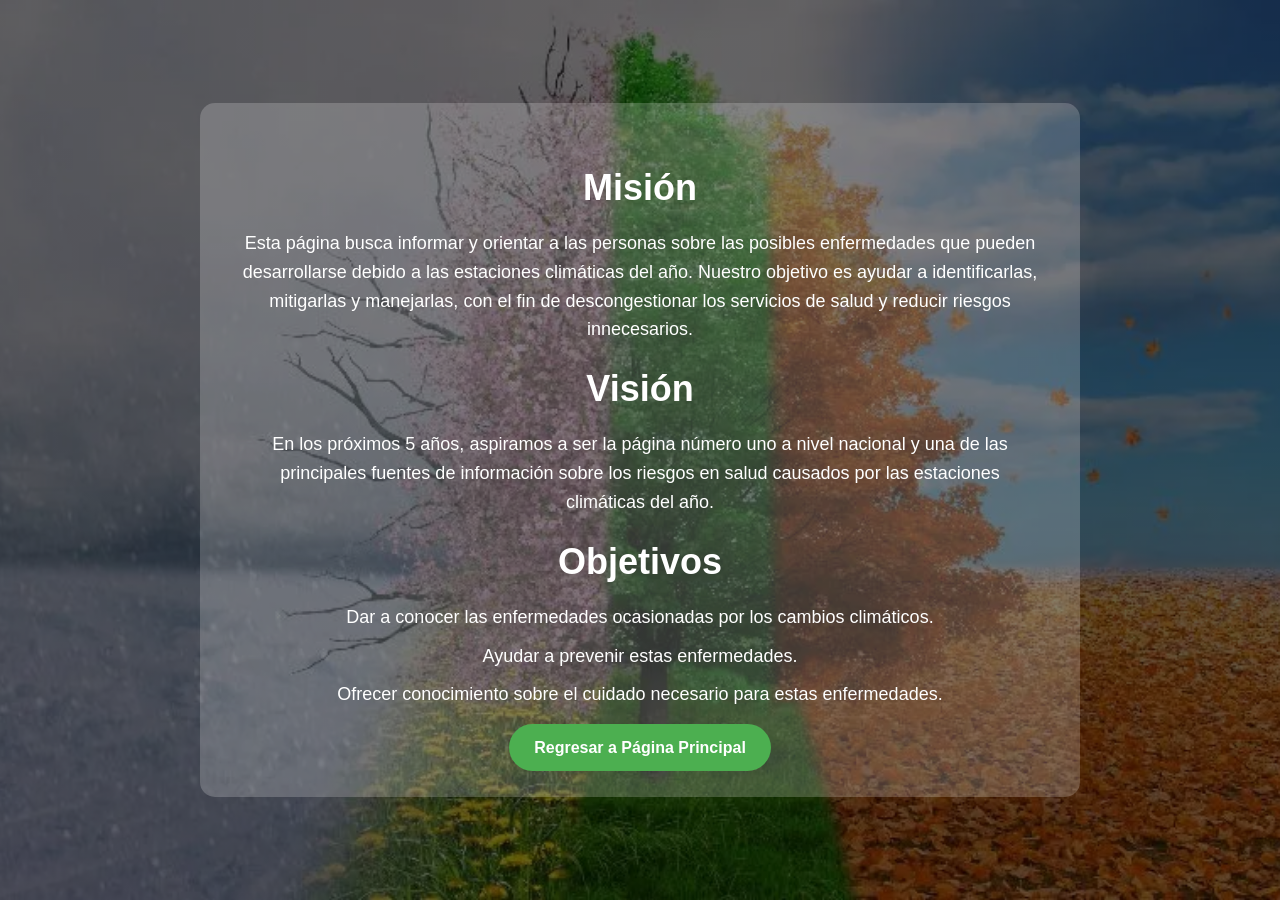
<file: index/conocenos.html>
<!DOCTYPE html>
<html lang="es">
<head>
    <meta charset="UTF-8">
    <meta name="viewport" content="width=device-width, initial-scale=1.0">
    <title>Conócenos</title>
    <link rel="stylesheet" href="conocenos.css">
</head>
<body>
<div class="container">
    <div class="content">
        <h1>Misión</h1>
        <p>Esta página busca informar y orientar a las personas sobre las posibles enfermedades que pueden desarrollarse debido a las estaciones climáticas del año. Nuestro objetivo es ayudar a identificarlas, mitigarlas y manejarlas, con el fin de descongestionar los servicios de salud y reducir riesgos innecesarios.</p>

        <h1>Visión</h1>
        <p>En los próximos 5 años, aspiramos a ser la página número uno a nivel nacional y una de las principales fuentes de información sobre los riesgos en salud causados por las estaciones climáticas del año.</p>

        <h1>Objetivos</h1>
        <ul>
            <li>Dar a conocer las enfermedades ocasionadas por los cambios climáticos.</li>
            <li>Ayudar a prevenir estas enfermedades.</li>
            <li>Ofrecer conocimiento sobre el cuidado necesario para estas enfermedades.</li>
        </ul>
    </div>

    <div class="button-container">
        <a href="index.html" class="back-button">Regresar a Página Principal</a>
    </div>
</div>
</body>
</html>
</file>
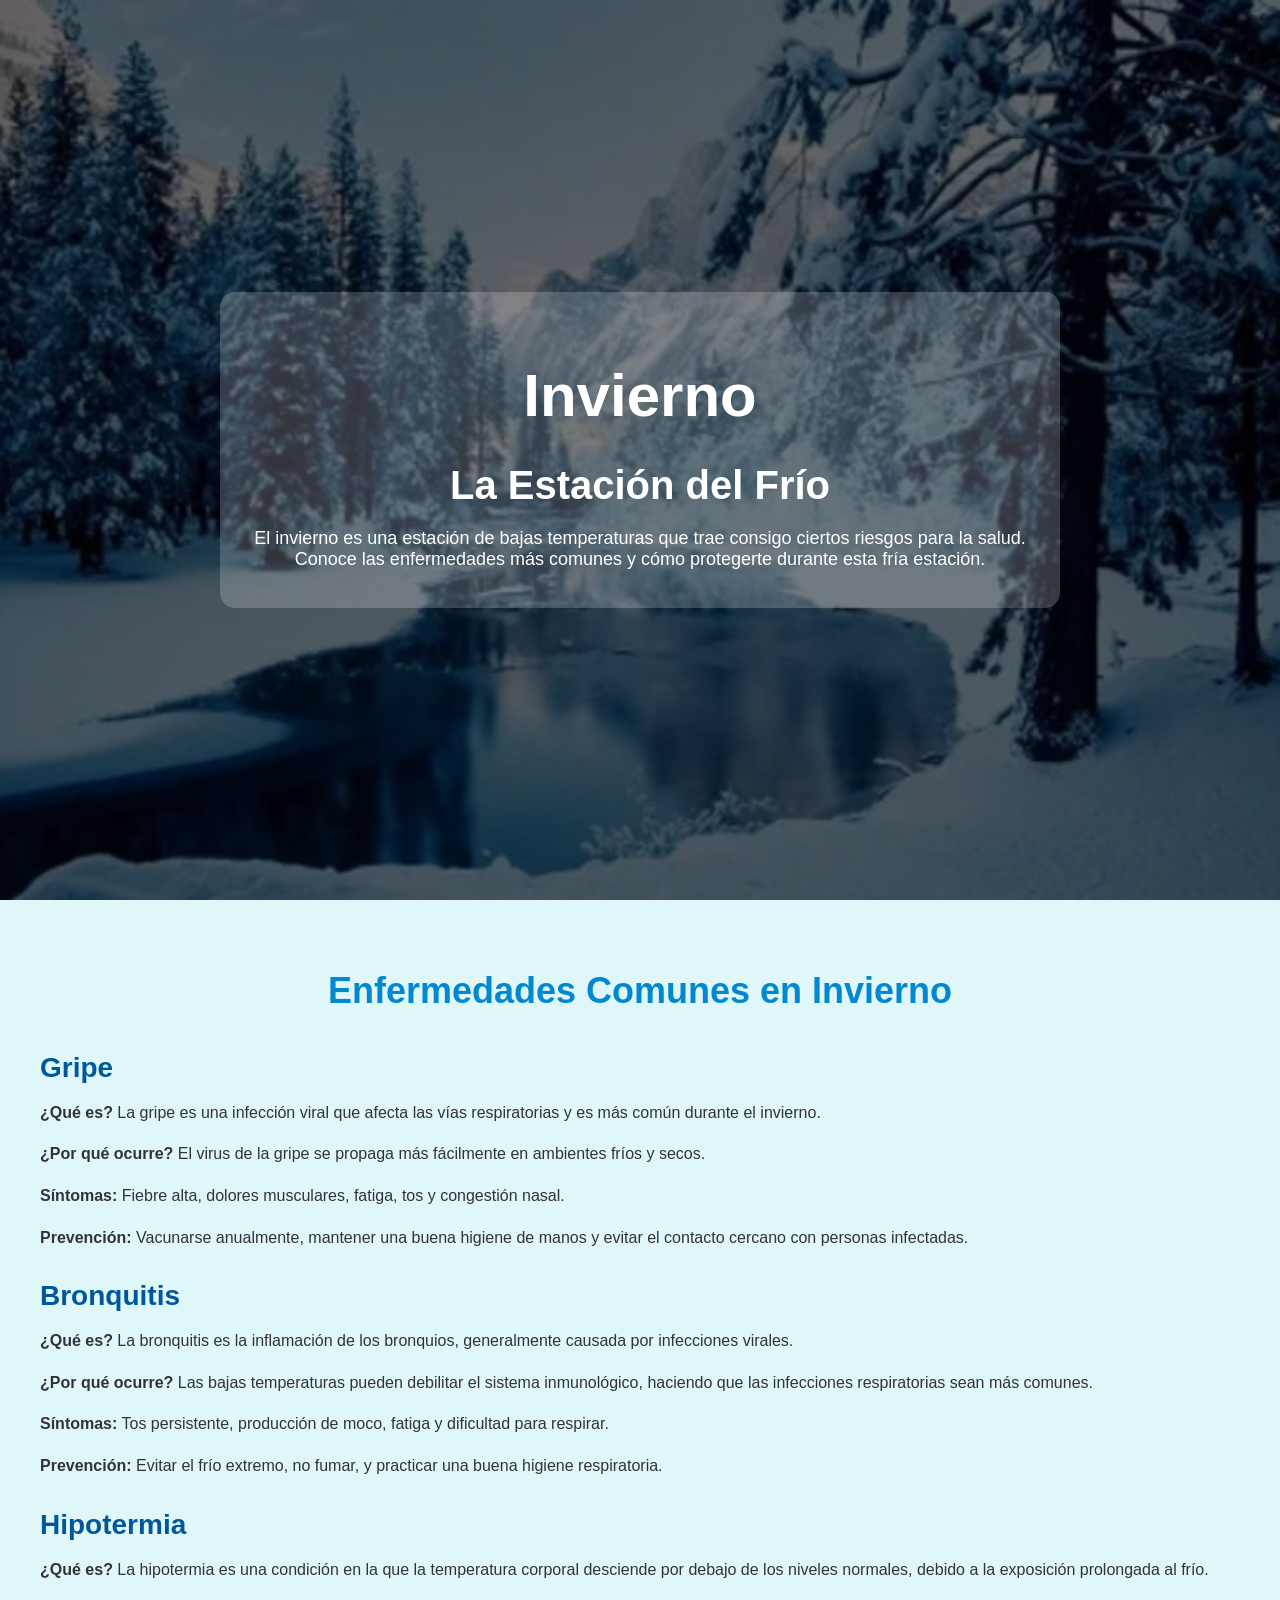
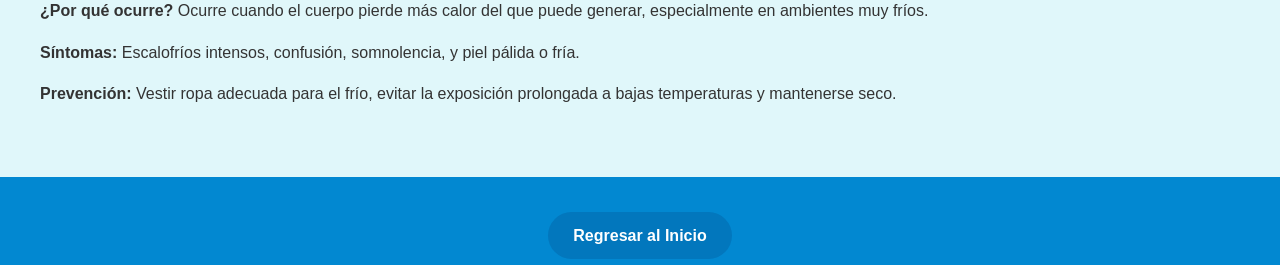
<file: index/invierno.html>
<!DOCTYPE html>
<html lang="es">

<head>
  <meta charset="UTF-8">
  <meta name="viewport" content="width=device-width, initial-scale=1.0">
  <title>Invierno - Estaciones del Año</title>
  <link rel="stylesheet" href="invierno.css">
</head>

<body>
<section class="hero">
  <div class="contenido">
    <h1>Invierno</h1>
    <h2>La Estación del Frío</h2>
    <p>El invierno es una estación de bajas temperaturas que trae consigo ciertos riesgos para la salud. Conoce las enfermedades más comunes y cómo protegerte durante esta fría estación.</p>
  </div>
</section>

<section class="informacion">
  <h2>Enfermedades Comunes en Invierno</h2>

  <article class="enfermedad">
    <h3>Gripe</h3>
    <p><strong>¿Qué es?</strong> La gripe es una infección viral que afecta las vías respiratorias y es más común durante el invierno.</p>
    <p><strong>¿Por qué ocurre?</strong> El virus de la gripe se propaga más fácilmente en ambientes fríos y secos.</p>
    <p><strong>Síntomas:</strong> Fiebre alta, dolores musculares, fatiga, tos y congestión nasal.</p>
    <p><strong>Prevención:</strong> Vacunarse anualmente, mantener una buena higiene de manos y evitar el contacto cercano con personas infectadas.</p>
  </article>

  <article class="enfermedad">
    <h3>Bronquitis</h3>
    <p><strong>¿Qué es?</strong> La bronquitis es la inflamación de los bronquios, generalmente causada por infecciones virales.</p>
    <p><strong>¿Por qué ocurre?</strong> Las bajas temperaturas pueden debilitar el sistema inmunológico, haciendo que las infecciones respiratorias sean más comunes.</p>
    <p><strong>Síntomas:</strong> Tos persistente, producción de moco, fatiga y dificultad para respirar.</p>
    <p><strong>Prevención:</strong> Evitar el frío extremo, no fumar, y practicar una buena higiene respiratoria.</p>
  </article>

  <article class="enfermedad">
    <h3>Hipotermia</h3>
    <p><strong>¿Qué es?</strong> La hipotermia es una condición en la que la temperatura corporal desciende por debajo de los niveles normales, debido a la exposición prolongada al frío.</p>
    <p><strong>¿Por qué ocurre?</strong> Ocurre cuando el cuerpo pierde más calor del que puede generar, especialmente en ambientes muy fríos.</p>
    <p><strong>Síntomas:</strong> Escalofríos intensos, confusión, somnolencia, y piel pálida o fría.</p>
    <p><strong>Prevención:</strong> Vestir ropa adecuada para el frío, evitar la exposición prolongada a bajas temperaturas y mantenerse seco.</p>
  </article>
</section>

<footer>
  <div class="boton-inicio">
    <a href="index.html">Regresar al Inicio</a>
  </div>
</footer>
</body>

</html>
</file>
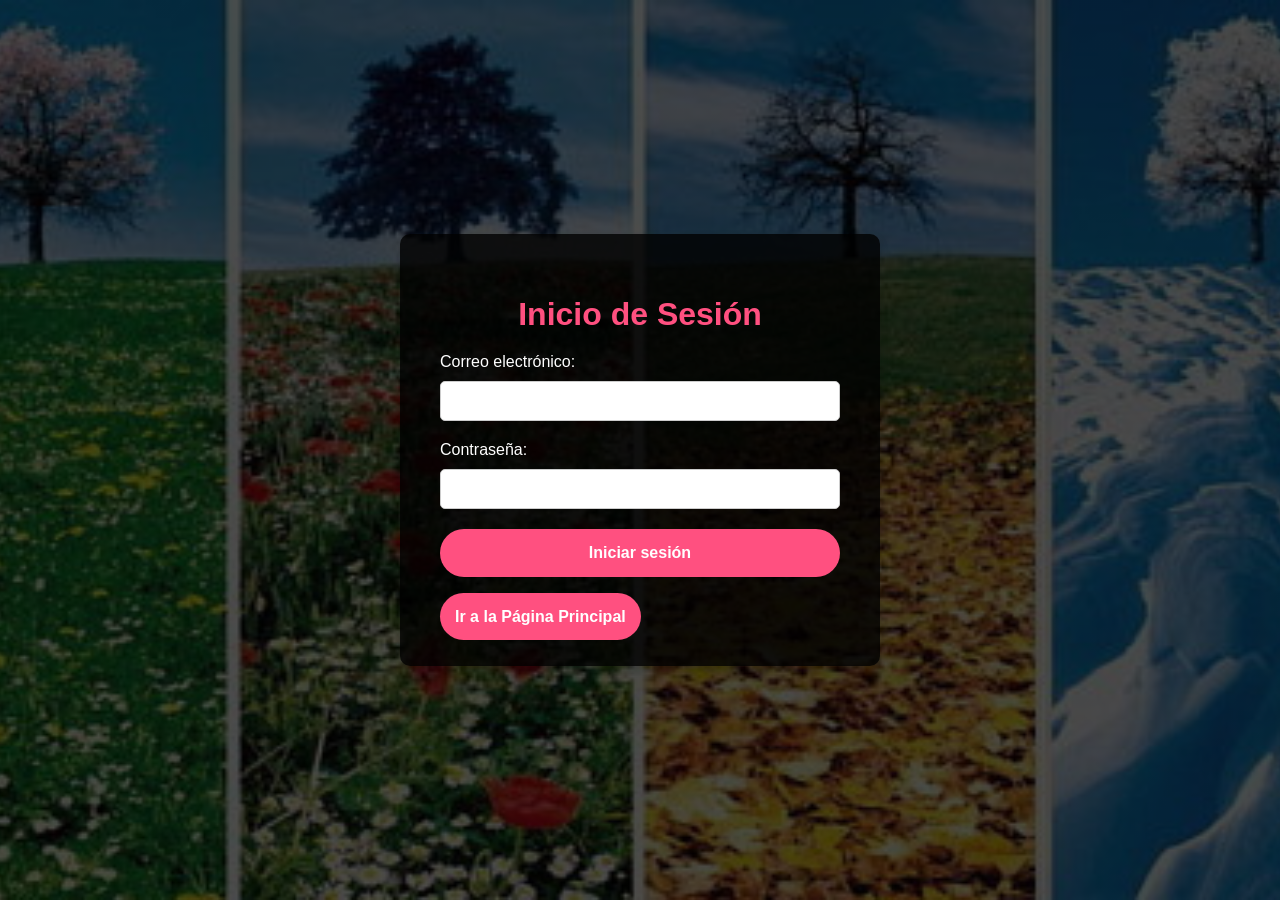
<file: index/login.html>
<!DOCTYPE html>
<html lang="es">
<head>
    <meta charset="UTF-8">
    <meta name="viewport" content="width=device-width, initial-scale=1.0">
    <title>Inicio de Sesión</title>
    <link rel="stylesheet" href="login.css"> <!-- Enlace al archivo CSS -->
</head>
<body>
    <div class="container">
        <form id="loginForm">
            <h1>Inicio de Sesión</h1>

            <label for="email">Correo electrónico:</label>
            <input type="email" id="email" name="email" required>

            <label for="password">Contraseña:</label>
            <input type="password" id="password" name="password" required>

            <button type="submit">Iniciar sesión</button>
            <h1> </h1>
            <a href="index.html" class="btn-principal">Ir a la Página Principal</a>
        </form>
    </div>
    <script>
        document.getElementById('loginForm').addEventListener('submit', function(event) {
            event.preventDefault(); // Prevenir el envío del formulario

            // Obtener los valores del formulario
            const email = document.getElementById('email').value;
            const password = document.getElementById('password').value;

            // Lista de usuarios permitidos
            const usuariosPermitidos = [
                { email: 'zonasprintbta@gmail.com', password: 'juwa0279.' },
                { email: 'prueba@prueba.com', password: '123456789' },
                { email: 'prueba1@prueba.com', password: '12345678' }
            ];

            // Verificar si las credenciales coinciden con algún usuario permitido
            const usuarioValido = usuariosPermitidos.find(user => user.email === email && user.password === password);

            if (usuarioValido) {
                alert('Inicio de sesión exitoso');
                window.location.href = 'index.html';
            } else {
                alert('Correo o contraseña incorrectos');
            }
        });
    </script>
</body>
</html>
</file>
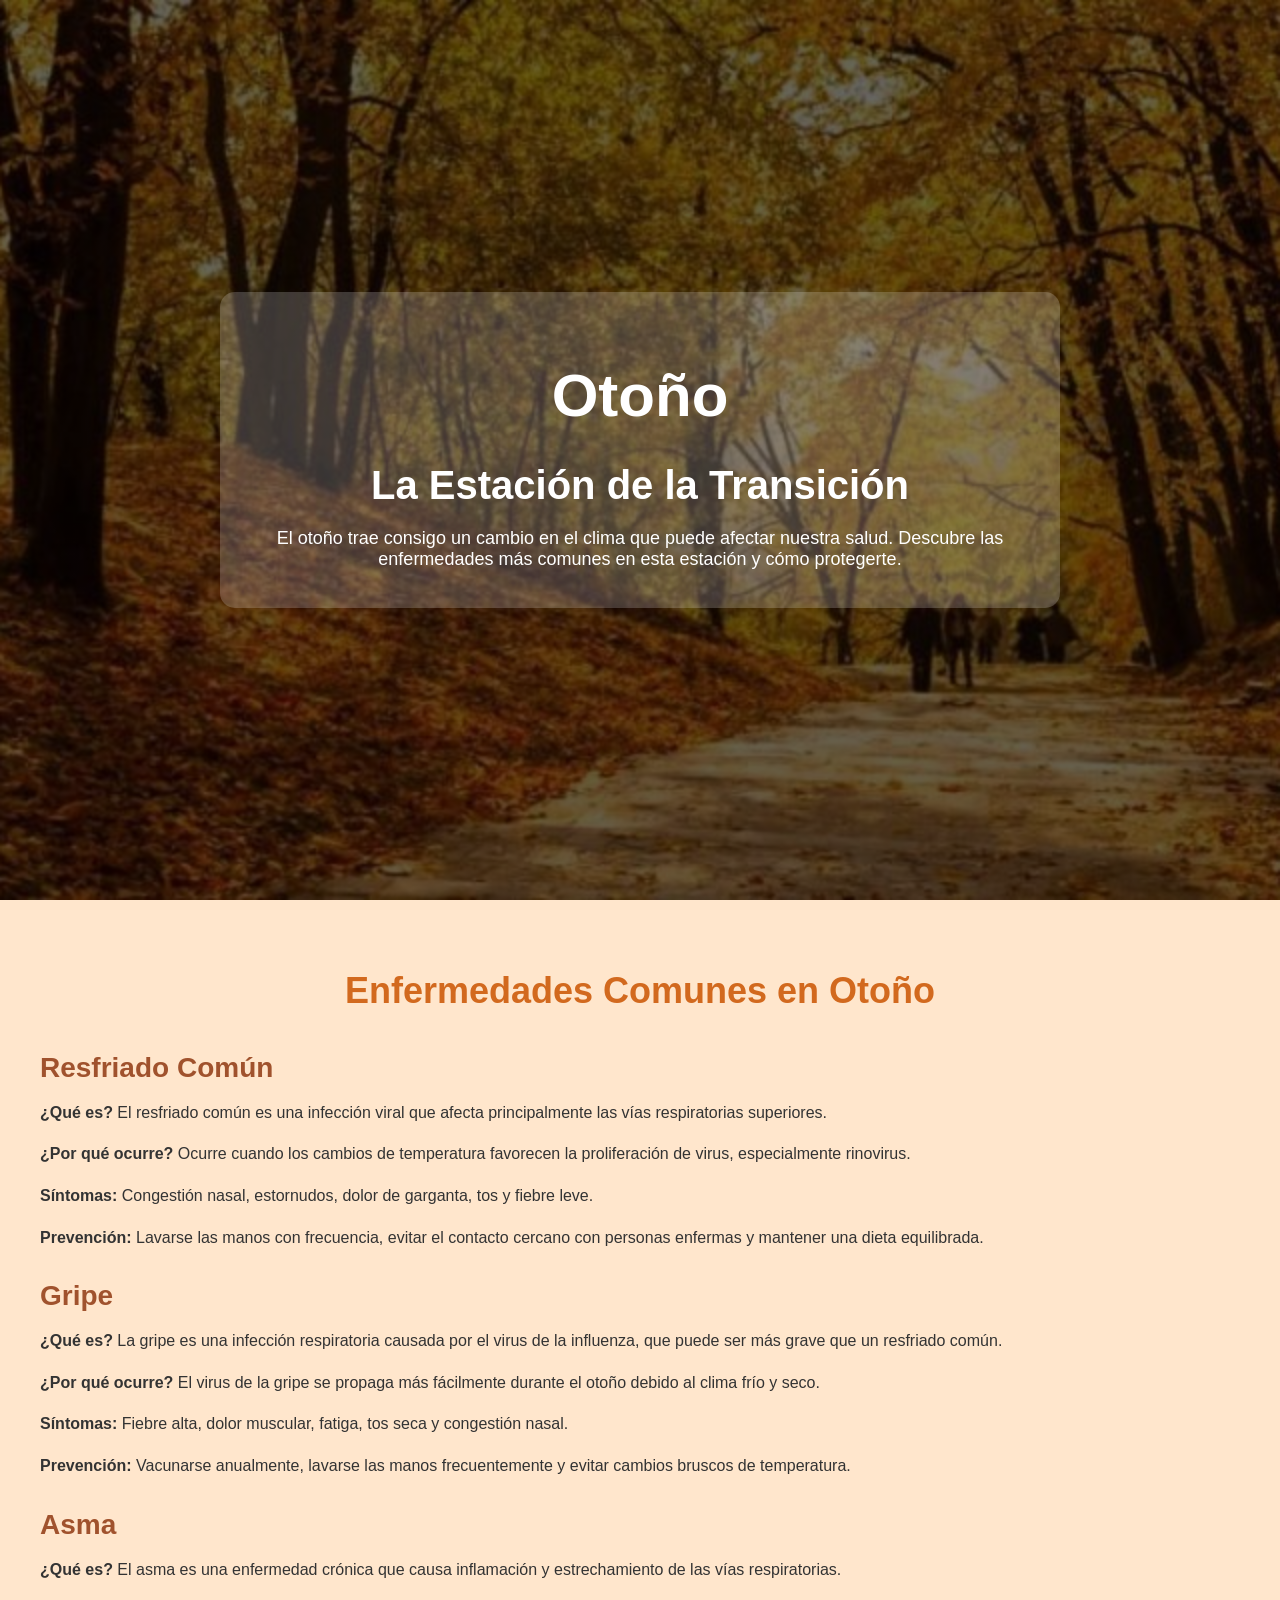
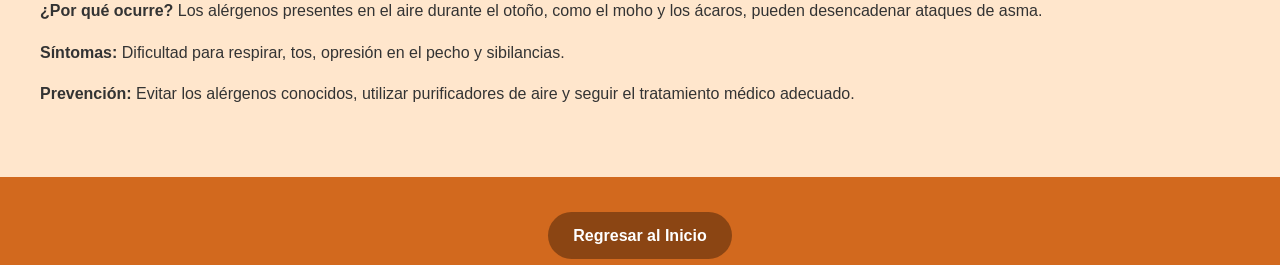
<file: index/otoño.html>
<!DOCTYPE html>
<html lang="es">

<head>
    <meta charset="UTF-8">
    <meta name="viewport" content="width=device-width, initial-scale=1.0">
    <title>Otoño - Estaciones del Año</title>
    <link rel="stylesheet" href="otoño.css">
</head>

<body>
<section class="hero">
    <div class="contenido">
        <h1>Otoño</h1>
        <h2>La Estación de la Transición</h2>
        <p>El otoño trae consigo un cambio en el clima que puede afectar nuestra salud. Descubre las enfermedades más comunes en esta estación y cómo protegerte.</p>
    </div>
</section>

<section class="informacion">
    <h2>Enfermedades Comunes en Otoño</h2>

    <article class="enfermedad">
        <h3>Resfriado Común</h3>
        <p><strong>¿Qué es?</strong> El resfriado común es una infección viral que afecta principalmente las vías respiratorias superiores.</p>
        <p><strong>¿Por qué ocurre?</strong> Ocurre cuando los cambios de temperatura favorecen la proliferación de virus, especialmente rinovirus.</p>
        <p><strong>Síntomas:</strong> Congestión nasal, estornudos, dolor de garganta, tos y fiebre leve.</p>
        <p><strong>Prevención:</strong> Lavarse las manos con frecuencia, evitar el contacto cercano con personas enfermas y mantener una dieta equilibrada.</p>
    </article>

    <article class="enfermedad">
        <h3>Gripe</h3>
        <p><strong>¿Qué es?</strong> La gripe es una infección respiratoria causada por el virus de la influenza, que puede ser más grave que un resfriado común.</p>
        <p><strong>¿Por qué ocurre?</strong> El virus de la gripe se propaga más fácilmente durante el otoño debido al clima frío y seco.</p>
        <p><strong>Síntomas:</strong> Fiebre alta, dolor muscular, fatiga, tos seca y congestión nasal.</p>
        <p><strong>Prevención:</strong> Vacunarse anualmente, lavarse las manos frecuentemente y evitar cambios bruscos de temperatura.</p>
    </article>

    <article class="enfermedad">
        <h3>Asma</h3>
        <p><strong>¿Qué es?</strong> El asma es una enfermedad crónica que causa inflamación y estrechamiento de las vías respiratorias.</p>
        <p><strong>¿Por qué ocurre?</strong> Los alérgenos presentes en el aire durante el otoño, como el moho y los ácaros, pueden desencadenar ataques de asma.</p>
        <p><strong>Síntomas:</strong> Dificultad para respirar, tos, opresión en el pecho y sibilancias.</p>
        <p><strong>Prevención:</strong> Evitar los alérgenos conocidos, utilizar purificadores de aire y seguir el tratamiento médico adecuado.</p>
    </article>
</section>

<footer>
    <div class="boton-inicio">
        <a href="index.html">Regresar al Inicio</a>
    </div>
</footer>
</body>

</html>
</file>
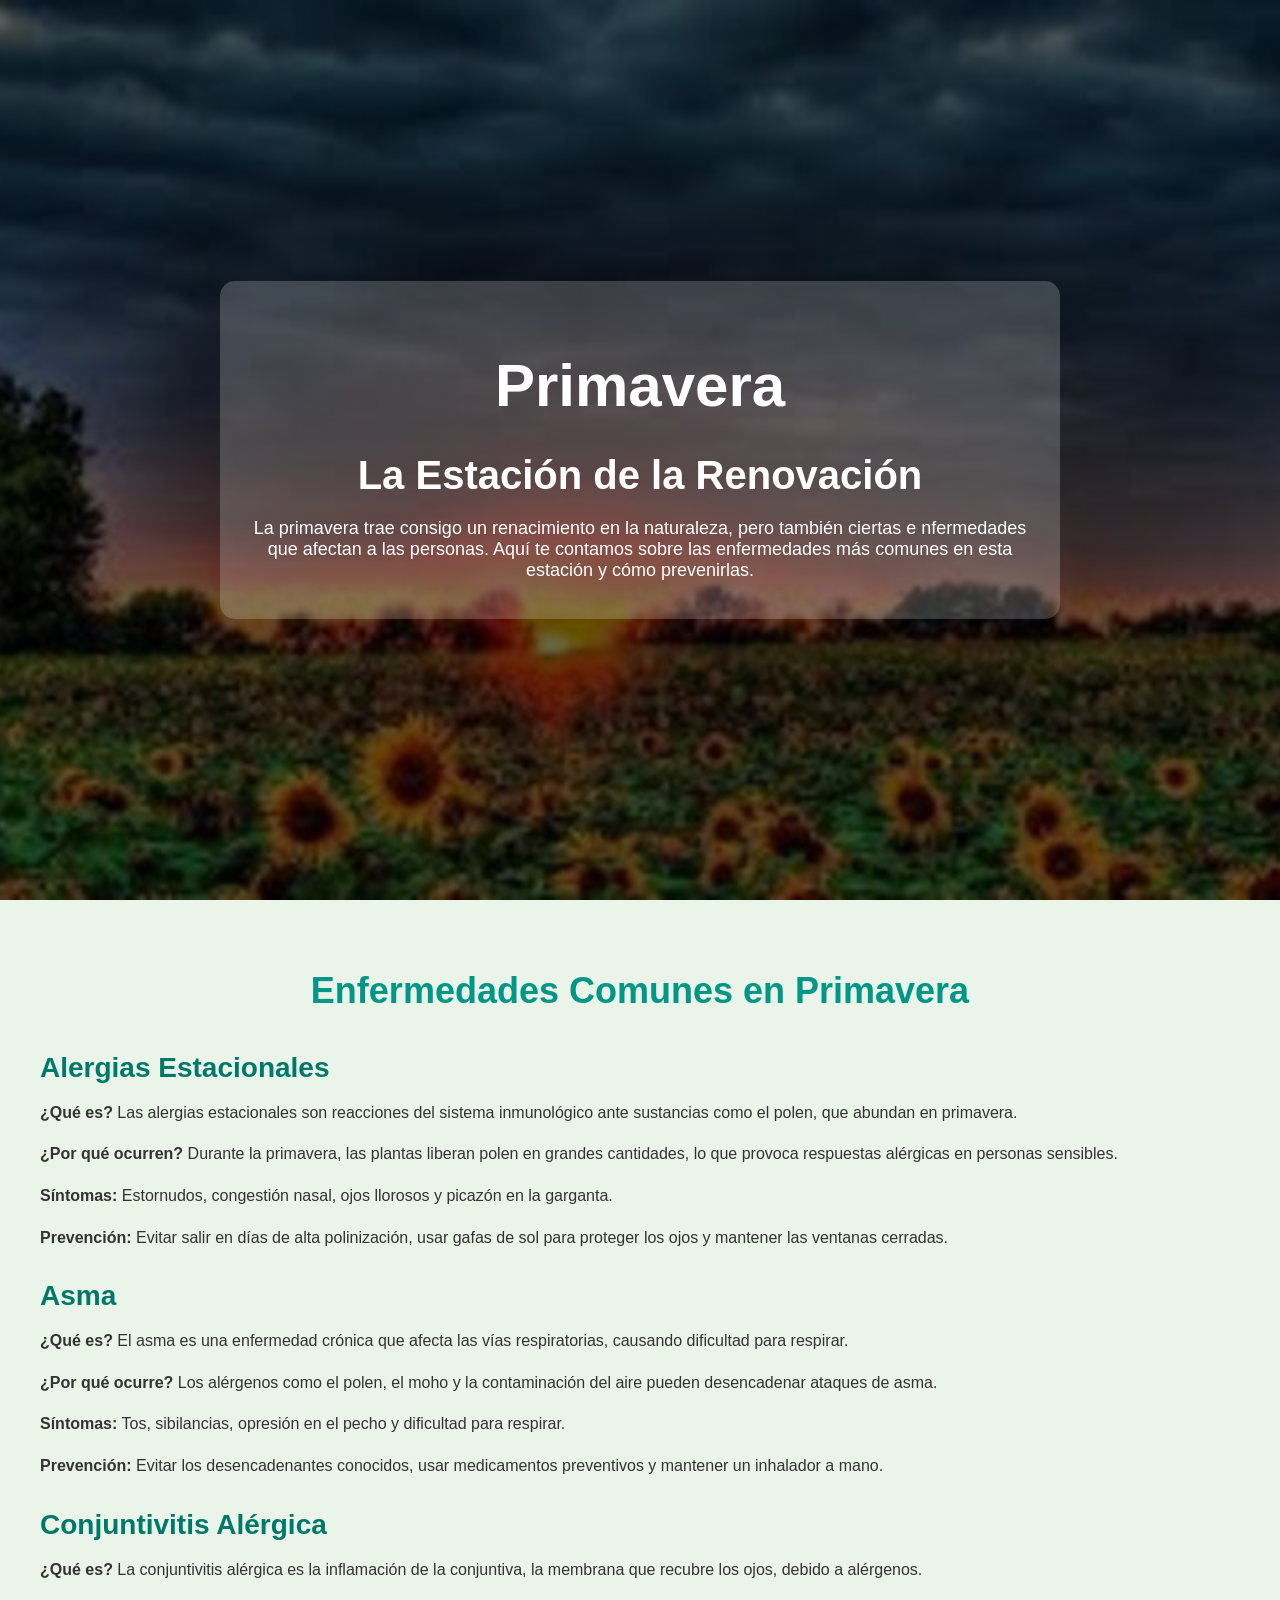
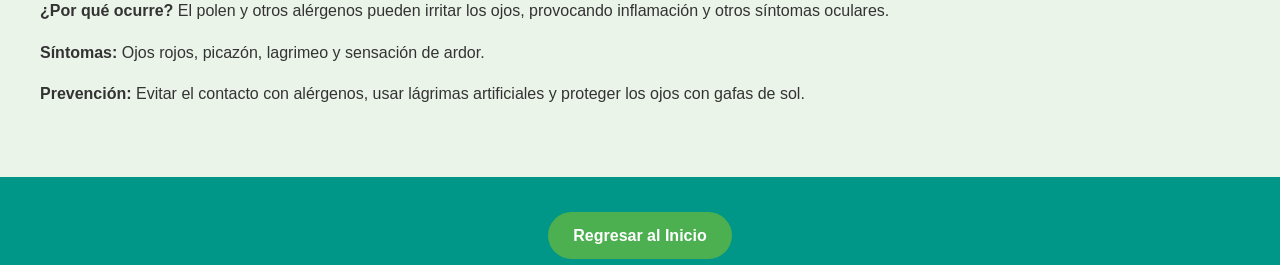
<file: index/primavera.html>
<!DOCTYPE html>
<html lang="es">

<head>
    <meta charset="UTF-8">
    <meta name="viewport" content="width=device-width, initial-scale=1.0">
    <title>Primavera - Estaciones del Año</title>
    <link rel="stylesheet" href="primavera.css">
</head>

<body>
<section class="hero">
    <div class="contenido">
        <h1>Primavera</h1>
        <h2>La Estación de la Renovación</h2>
        <p>La primavera trae consigo un renacimiento en la naturaleza, pero también ciertas e
            nfermedades que afectan a las personas. Aquí te contamos sobre las enfermedades más
            comunes en esta estación y cómo prevenirlas.</p>
    </div>


</section>





<section class="informacion">
    <h2>Enfermedades Comunes en Primavera</h2>

    <article class="enfermedad">
        <h3>Alergias Estacionales</h3>
        <p><strong>¿Qué es?</strong> Las alergias estacionales son reacciones del sistema inmunológico ante sustancias como el polen, que abundan en primavera.</p>
        <p><strong>¿Por qué ocurren?</strong> Durante la primavera, las plantas liberan polen en grandes cantidades, lo que provoca respuestas alérgicas en personas sensibles.</p>
        <p><strong>Síntomas:</strong> Estornudos, congestión nasal, ojos llorosos y picazón en la garganta.</p>
        <p><strong>Prevención:</strong> Evitar salir en días de alta polinización, usar gafas de sol para proteger los ojos y mantener las ventanas cerradas.</p>
    </article>

    <article class="enfermedad">
        <h3>Asma</h3>
        <p><strong>¿Qué es?</strong> El asma es una enfermedad crónica que afecta las vías respiratorias, causando dificultad para respirar.</p>
        <p><strong>¿Por qué ocurre?</strong> Los alérgenos como el polen, el moho y la contaminación del aire pueden desencadenar ataques de asma.</p>
        <p><strong>Síntomas:</strong> Tos, sibilancias, opresión en el pecho y dificultad para respirar.</p>
        <p><strong>Prevención:</strong> Evitar los desencadenantes conocidos, usar medicamentos preventivos y mantener un inhalador a mano.</p>
    </article>

    <article class="enfermedad">
        <h3>Conjuntivitis Alérgica</h3>
        <p><strong>¿Qué es?</strong> La conjuntivitis alérgica es la inflamación de la conjuntiva, la membrana que recubre los ojos, debido a alérgenos.</p>
        <p><strong>¿Por qué ocurre?</strong> El polen y otros alérgenos pueden irritar los ojos, provocando inflamación y otros síntomas oculares.</p>
        <p><strong>Síntomas:</strong> Ojos rojos, picazón, lagrimeo y sensación de ardor.</p>
        <p><strong>Prevención:</strong> Evitar el contacto con alérgenos, usar lágrimas artificiales y proteger los ojos con gafas de sol.</p>
    </article>
</section>

<footer>
    <div class="boton-inicio">
        <a href="index.html">Regresar al Inicio</a>
    </div>
</footer>
</body>

</html>
</file>
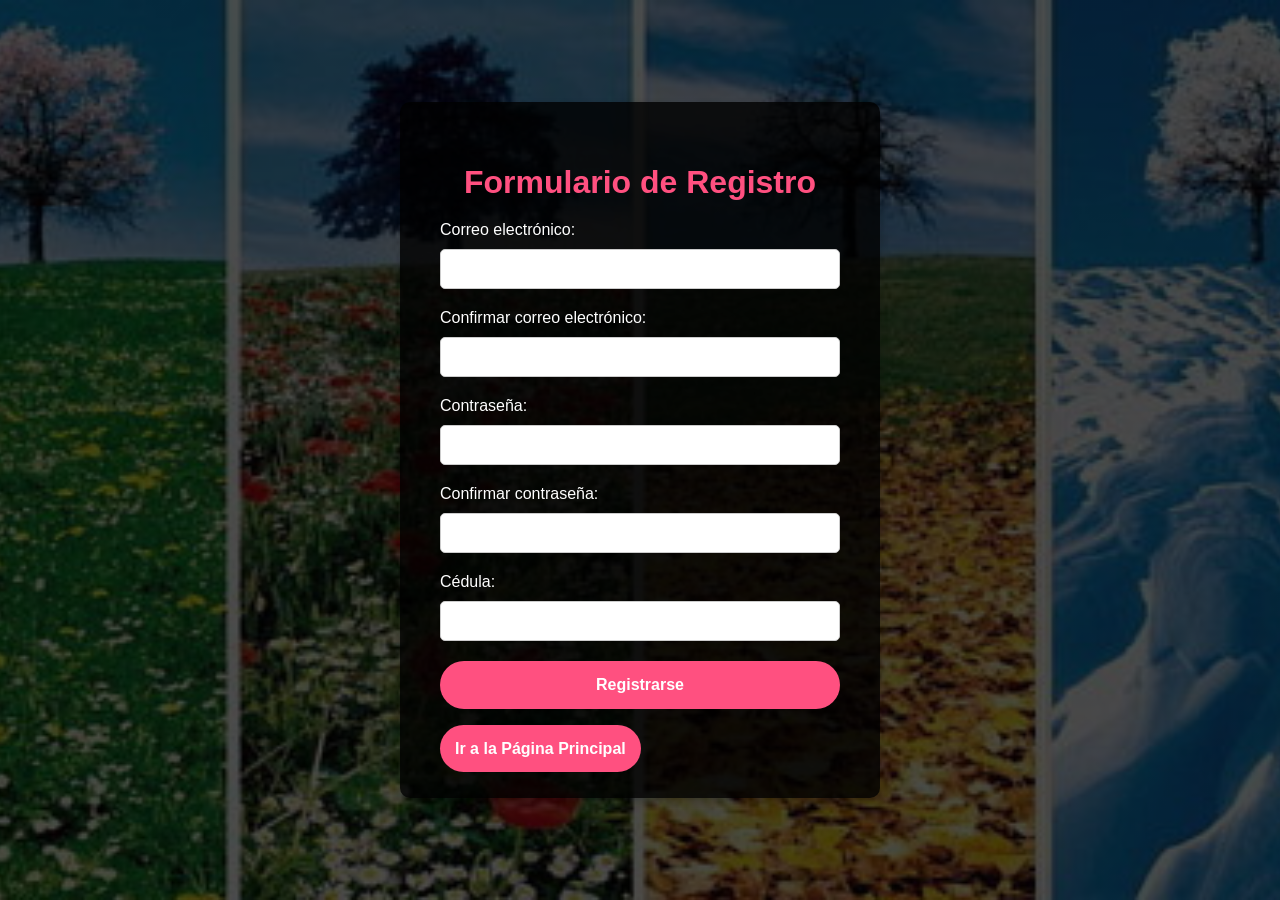
<file: index/registro.html>
<!DOCTYPE html>
<html lang="es">
<head>
    <meta charset="UTF-8">
    <meta name="viewport" content="width=device-width, initial-scale=1.0">
    <title>Formulario de Registro</title>
    <link rel="stylesheet" href="registro.css">
</head>
<body>
    <div class="container">
        <form id="registroForm">
            <h1>Formulario de Registro</h1>

            <label for="email">Correo electrónico:</label>
            <input type="email" id="email" name="email" required>

            <label for="confirm_email">Confirmar correo electrónico:</label>
            <input type="email" id="confirm_email" name="confirm_email" required>

            <label for="password">Contraseña:</label>
            <input type="password" id="password" name="password" required>

            <label for="confirm_password">Confirmar contraseña:</label>
            <input type="password" id="confirm_password" name="confirm_password" required>

            <label for="cedula">Cédula:</label>
            <input type="text" id="cedula" name="cedula" required>

            <button type="submit">Registrarse</button>
            <h1> </h1>
            <a href="index.html" class="btn-principal">Ir a la Página Principal</a>
        </form>
    </div>
</file>
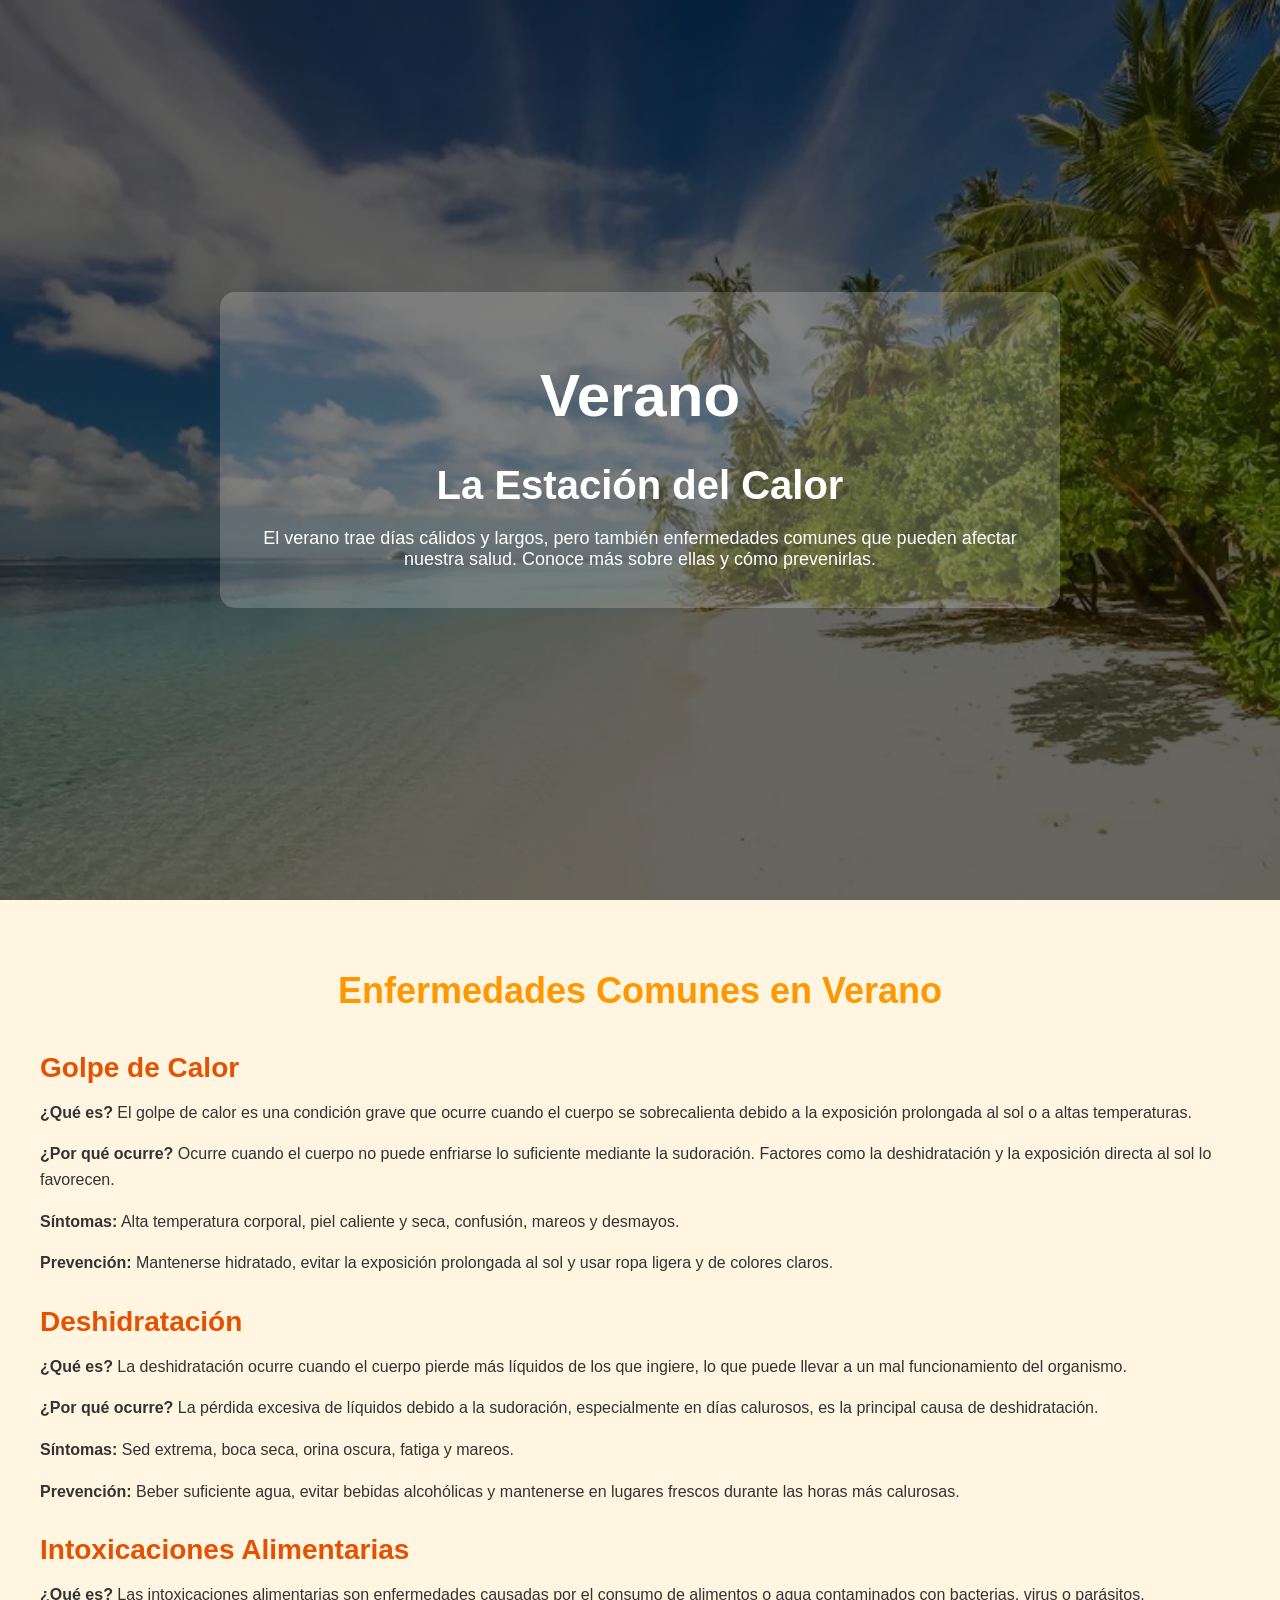
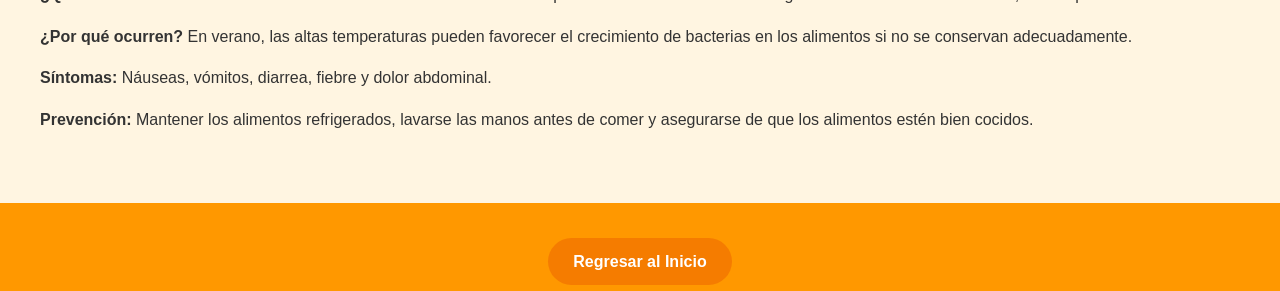
<file: index/verano.html>
<!DOCTYPE html>
<html lang="es">

<head>
    <meta charset="UTF-8">
    <meta name="viewport" content="width=device-width, initial-scale=1.0">
    <title>Verano - Estaciones del Año</title>
    <link rel="stylesheet" href="verano.css">
</head>

<body>
<section class="hero">
    <div class="contenido">
        <h1>Verano</h1>
        <h2>La Estación del Calor</h2>
        <p>El verano trae días cálidos y largos, pero también enfermedades comunes que pueden afectar nuestra salud. Conoce más sobre ellas y cómo prevenirlas.</p>
    </div>
</section>

<section class="informacion">
    <h2>Enfermedades Comunes en Verano</h2>

    <article class="enfermedad">
        <h3>Golpe de Calor</h3>
        <p><strong>¿Qué es?</strong> El golpe de calor es una condición grave que ocurre cuando el cuerpo se sobrecalienta debido a la exposición prolongada al sol o a altas temperaturas.</p>
        <p><strong>¿Por qué ocurre?</strong> Ocurre cuando el cuerpo no puede enfriarse lo suficiente mediante la sudoración. Factores como la deshidratación y la exposición directa al sol lo favorecen.</p>
        <p><strong>Síntomas:</strong> Alta temperatura corporal, piel caliente y seca, confusión, mareos y desmayos.</p>
        <p><strong>Prevención:</strong> Mantenerse hidratado, evitar la exposición prolongada al sol y usar ropa ligera y de colores claros.</p>
    </article>

    <article class="enfermedad">
        <h3>Deshidratación</h3>
        <p><strong>¿Qué es?</strong> La deshidratación ocurre cuando el cuerpo pierde más líquidos de los que ingiere, lo que puede llevar a un mal funcionamiento del organismo.</p>
        <p><strong>¿Por qué ocurre?</strong> La pérdida excesiva de líquidos debido a la sudoración, especialmente en días calurosos, es la principal causa de deshidratación.</p>
        <p><strong>Síntomas:</strong> Sed extrema, boca seca, orina oscura, fatiga y mareos.</p>
        <p><strong>Prevención:</strong> Beber suficiente agua, evitar bebidas alcohólicas y mantenerse en lugares frescos durante las horas más calurosas.</p>
    </article>

    <article class="enfermedad">
        <h3>Intoxicaciones Alimentarias</h3>
        <p><strong>¿Qué es?</strong> Las intoxicaciones alimentarias son enfermedades causadas por el consumo de alimentos o agua contaminados con bacterias, virus o parásitos.</p>
        <p><strong>¿Por qué ocurren?</strong> En verano, las altas temperaturas pueden favorecer el crecimiento de bacterias en los alimentos si no se conservan adecuadamente.</p>
        <p><strong>Síntomas:</strong> Náuseas, vómitos, diarrea, fiebre y dolor abdominal.</p>
        <p><strong>Prevención:</strong> Mantener los alimentos refrigerados, lavarse las manos antes de comer y asegurarse de que los alimentos estén bien cocidos.</p>
    </article>
</section>

<footer>
    <div class="boton-inicio">
        <a href="index.html">Regresar al Inicio</a>
    </div>
</footer>
</body>

</html>
</file>
<file: index/conocenos.css>
body {
    margin: 0;
    padding: 0;
    font-family: 'Montserrat', sans-serif;
    background: linear-gradient(rgba(0, 0, 0, 0.6), rgba(0, 0, 0, 0.6)), url('img/fondo-conocenos.webp') center/cover no-repeat;
    color: #fff;
    height: 100vh;
    display: flex;
    align-items: center;
    justify-content: center;
}

.container {
    text-align: center;
    background-color: rgba(255, 255, 255, 0.2);
    padding: 40px;
    border-radius: 15px;
    max-width: 800px;
    width: 90%;
}

.content h1 {
    font-size: 36px;
    margin-bottom: 20px;
}

.content p, .content ul {
    font-size: 18px;
    line-height: 1.6;
    margin-bottom: 20px;
}

.content ul {
    list-style: none;
    padding: 0;
}

.content ul li {
    margin-bottom: 10px;
}

.button-container {
    margin-top: 30px;
}

.back-button {
    text-decoration: none;
    padding: 15px 25px;
    border-radius: 50px;
    background-color: #4CAF50;
    color: #fff;
    font-weight: bold;
    transition: background-color 0.3s;
}

.back-button:hover {
    background-color: #388E3C;
}
</file>
<file: index/invierno.css>
body {
    font-family: 'Montserrat', sans-serif;
    margin: 0;
    padding: 0;
    color: #fff;
}

.hero {
    background: linear-gradient(rgba(0, 0, 0, 0.6), rgba(0, 0, 0, 0.6)), url('img/invierno.jpg') center/cover no-repeat;
    height: 100vh;
    display: flex;
    align-items: center;
    justify-content: center;
    text-align: center;
}

.hero .contenido {
    max-width: 800px;
    padding: 20px;
    background-color: rgba(255, 255, 255, 0.2);
    border-radius: 15px;
}

.hero h1 {
    font-size: 60px;
    margin-bottom: 20px;
}

.hero h2 {
    font-size: 40px;
    margin-bottom: 20px;
}

.hero p {
    font-size: 18px;
}

.informacion {
    padding: 40px;
    background-color: #e0f7fa;
    color: #333;
}

.informacion h2 {
    font-size: 36px;
    text-align: center;
    margin-bottom: 40px;
    color: #0288d1;
}

.informacion .enfermedad {
    margin-bottom: 30px;
}

.informacion .enfermedad h3 {
    font-size: 28px;
    margin-bottom: 10px;
    color: #01579b;
}

.informacion .enfermedad p {
    font-size: 16px;
    line-height: 1.6;
}

footer {
    text-align: center;
    padding: 20px;
    background-color: #0288d1;
    color: #fff;
}

.boton-inicio {
    margin-top: 30px;
}

.boton-inicio a {
    text-decoration: none;
    padding: 15px 25px;
    border-radius: 50px;
    background-color: #0277bd;
    color: #fff;
    font-weight: bold;
    transition: background-color 0.3s;
}

.boton-inicio a:hover {
    background-color: #01579b;
}
</file>
<file: index/login.css>
/* Fondo y contenedor principal */
body {
    background: linear-gradient(rgba(0, 0, 0, .7), rgba(0, 0, 0, .7)), url("img/fondo-inicio.jpg");
    background-size: cover;
    background-position: center center;
    height: 100vh;
    margin: 0;
    display: flex;
    justify-content: center;
    align-items: center;
    font-family: Arial, sans-serif;
}

.container {
    background-color: rgba(0, 0, 0, .8);
    padding: 40px;
    border-radius: 10px;
    box-shadow: 0 4px 8px rgba(0, 0, 0, 0.2);
    max-width: 400px;
    width: 100%;
}

h1 {
    text-align: center;
    color: #ff5080;
    margin-bottom: 20px;
}

label {
    color: #fff;
    margin-bottom: 10px;
    display: block;
}

input[type="email"],
input[type="password"],
input[type="text"] {
    width: 100%;
    padding: 10px;
    margin-bottom: 20px;
    border: 1px solid #ccc;
    border-radius: 5px;
    box-sizing: border-box;
    font-size: 16px;
}

button,
.btn-principal {
    width: 100%;
    padding: 15px;
    border: none;
    border-radius: 50px;
    background-color: #ff5080;
    color: #fff;
    font-weight: bold;
    font-size: 16px;
    cursor: pointer;
    transition: background-color 0.5s;
    text-align: center;
    text-decoration: none;
    margin-bottom: 10px; /* Espacio entre botones */

}




button:hover,
.btn-principal:hover {
    background-color: #ff3366;
}
</file>
<file: index/otoño.css>
body {
    font-family: 'Montserrat', sans-serif;
    margin: 0;
    padding: 0;
    color: #fff;
}

.hero {
    background: linear-gradient(rgba(0, 0, 0, 0.6), rgba(0, 0, 0, 0.6)), url('img/otono.jpg') center/cover no-repeat;
    height: 100vh;
    display: flex;
    align-items: center;
    justify-content: center;
    text-align: center;
}

.hero .contenido {
    max-width: 800px;
    padding: 20px;
    background-color: rgba(255, 255, 255, 0.2);
    border-radius: 15px;
}

.hero h1 {
    font-size: 60px;
    margin-bottom: 20px;
}

.hero h2 {
    font-size: 40px;
    margin-bottom: 20px;
}

.hero p {
    font-size: 18px;
}

.informacion {
    padding: 40px;
    background-color: #ffe6cc;
    color: #333;
}

.informacion h2 {
    font-size: 36px;
    text-align: center;
    margin-bottom: 40px;
    color: #d2691e;
}

.informacion .enfermedad {
    margin-bottom: 30px;
}

.informacion .enfermedad h3 {
    font-size: 28px;
    margin-bottom: 10px;
    color: #a0522d;
}

.informacion .enfermedad p {
    font-size: 16px;
    line-height: 1.6;
}

footer {
    text-align: center;
    padding: 20px;
    background-color: #d2691e;
    color: #fff;
}

.boton-inicio {
    margin-top: 30px;
}

.boton-inicio a {
    text-decoration: none;
    padding: 15px 25px;
    border-radius: 50px;
    background-color: #8b4513;
    color: #fff;
    font-weight: bold;
    transition: background-color 0.3s;
}

.boton-inicio a:hover {
    background-color: #5a2f0f;
}
</file>
<file: index/primavera.css>
body {
    font-family: 'Montserrat', sans-serif;
    margin: 0;
    padding: 0;
    color: #fff;
}

.hero {
    background: linear-gradient(rgba(0, 0, 0, 0.6), rgba(0, 0, 0, 0.6)), url('img/primavera.jpeg') center/cover no-repeat;
    height: 100vh;
    display: flex;
    align-items: center;
    justify-content: center;
    text-align: center;
}

.hero .contenido {
    max-width: 800px;
    padding: 20px;
    background-color: rgba(255, 255, 255, 0.2);
    border-radius: 15px;
}

.hero h1 {
    font-size: 60px;
    margin-bottom: 20px;
}

.hero h2 {
    font-size: 40px;
    margin-bottom: 20px;
}

.hero p {
    font-size: 18px;
}

.informacion {
    padding: 40px;
    background-color: #eaf4e8;
    color: #333;
}

.informacion h2 {
    font-size: 36px;
    text-align: center;
    margin-bottom: 40px;
    color: #009688;
}

.informacion .enfermedad {
    margin-bottom: 30px;
}

.informacion .enfermedad h3 {
    font-size: 28px;
    margin-bottom: 10px;
    color: #00796b;
}

.informacion .enfermedad p {
    font-size: 16px;
    line-height: 1.6;
}

footer {
    text-align: center;
    padding: 20px;
    background-color: #009688;
    color: #fff;
}









.boton-inicio {
    margin-top: 30px;
}

.boton-inicio a {
    text-decoration: none;
    padding: 15px 25px;
    border-radius: 50px;
    background-color: #4caf50;
    color: #fff;
    font-weight: bold;
    transition: background-color 0.3s;
}

.boton-inicio a:hover {
    background-color: #388e3c;
}
</file>
<file: index/registro.css>
/* Fondo y contenedor principal */
body {
    background: linear-gradient(rgba(0, 0, 0, .7), rgba(0, 0, 0, .7)), url("img/fondo-inicio.jpg");
    background-size: cover;
    background-position: center center;
    height: 100vh;
    margin: 0;
    display: flex;
    justify-content: center;
    align-items: center;
    font-family: Arial, sans-serif;
}

.container {
    background-color: rgba(0, 0, 0, .8);
    padding: 40px;
    border-radius: 10px;
    box-shadow: 0 4px 8px rgba(0, 0, 0, 0.2);
    max-width: 400px;
    width: 100%;
}

h1 {
    text-align: center;
    color: #ff5080;
    margin-bottom: 20px;
}

label {
    color: #fff;
    margin-bottom: 10px;
    display: block;
}

input[type="email"],
input[type="password"],
input[type="text"] {
    width: 100%;
    padding: 10px;
    margin-bottom: 20px;
    border: 1px solid #ccc;
    border-radius: 5px;
    box-sizing: border-box;
    font-size: 16px;
}

button,
.btn-principal {
    width: 100%;
    padding: 15px;
    border: none;
    border-radius: 50px;
    background-color: #ff5080;
    color: #fff;
    font-weight: bold;
    font-size: 16px;
    cursor: pointer;
    transition: background-color 0.5s;
    text-align: center;
    text-decoration: none;
    margin-bottom: 10px; /* Espacio entre botones */
}

button:hover,
.btn-principal:hover {
    background-color: #ff3366;
}
</file>
<file: index/verano.css>
body {
    font-family: 'Montserrat', sans-serif;
    margin: 0;
    padding: 0;
    color: #fff;
}

.hero {
    background: linear-gradient(rgba(0, 0, 0, 0.6), rgba(0, 0, 0, 0.6)), url('img/verano.jpeg') center/cover no-repeat;
    height: 100vh;
    display: flex;
    align-items: center;
    justify-content: center;
    text-align: center;
}

.hero .contenido {
    max-width: 800px;
    padding: 20px;
    background-color: rgba(255, 255, 255, 0.2);
    border-radius: 15px;
}

.hero h1 {
    font-size: 60px;
    margin-bottom: 20px;
}

.hero h2 {
    font-size: 40px;
    margin-bottom: 20px;
}

.hero p {
    font-size: 18px;
}

.informacion {
    padding: 40px;
    background-color: #fff5e1;
    color: #333;
}

.informacion h2 {
    font-size: 36px;
    text-align: center;
    margin-bottom: 40px;
    color: #ff9800;
}

.informacion .enfermedad {
    margin-bottom: 30px;
}

.informacion .enfermedad h3 {
    font-size: 28px;
    margin-bottom: 10px;
    color: #e65100;
}

.informacion .enfermedad p {
    font-size: 16px;
    line-height: 1.6;
}

footer {
    text-align: center;
    padding: 20px;
    background-color: #ff9800;
    color: #fff;
}

.boton-inicio {
    margin-top: 30px;
}

.boton-inicio a {
    text-decoration: none;
    padding: 15px 25px;
    border-radius: 50px;
    background-color: #f57c00;
    color: #fff;
    font-weight: bold;
    transition: background-color 0.3s;
}

.boton-inicio a:hover {
    background-color: #e65100;
}
</file>
